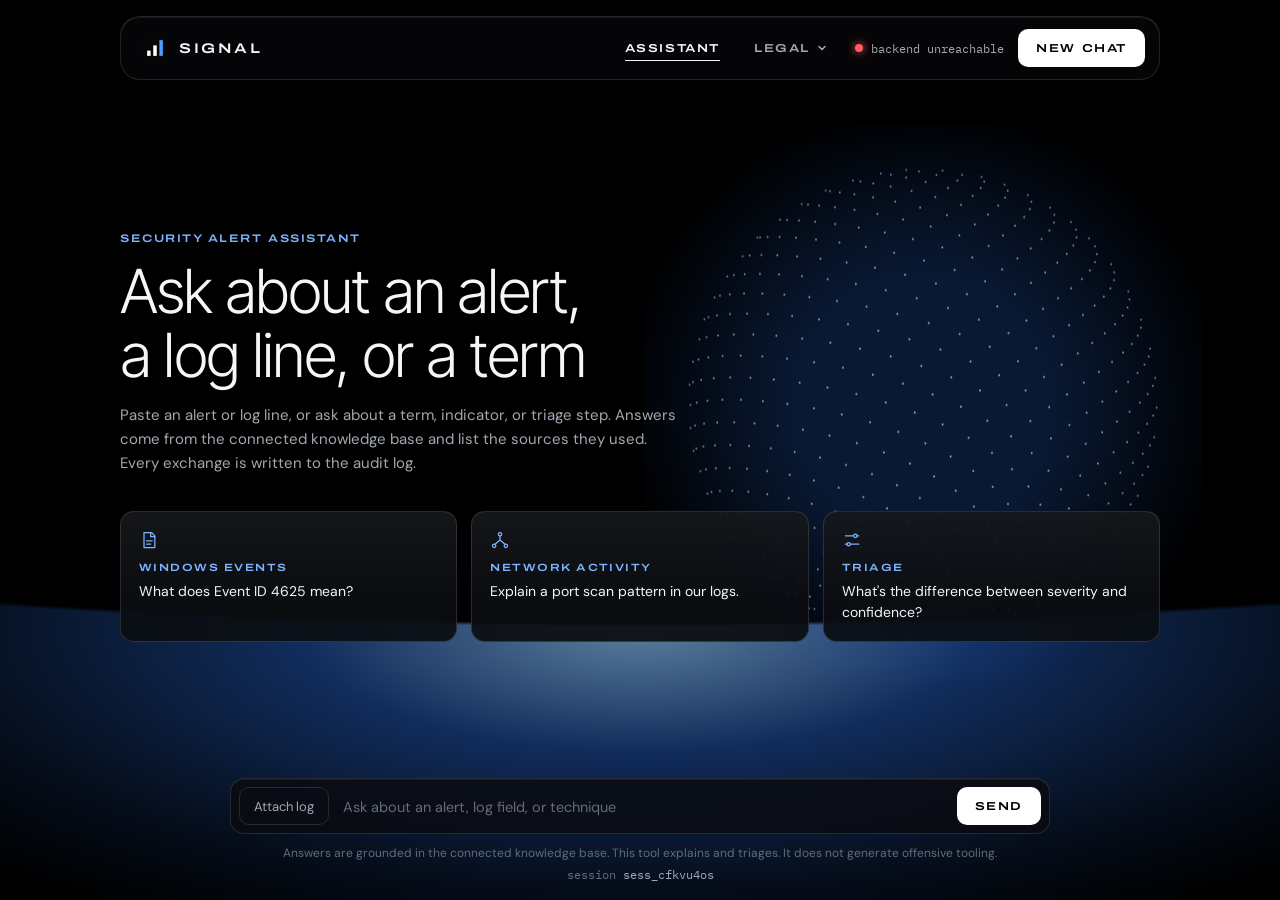
<file: frontend/index.html>
<!DOCTYPE html>
<html lang="en">
<head>
<meta charset="UTF-8" />
<meta name="viewport" content="width=device-width, initial-scale=1.0" />
<title>SIGNAL: Security Alert Assistant</title>
<meta name="description" content="Ask about a security alert, log line, or term and get answers cited from a connected knowledge base." />
<link rel="icon" type="image/svg+xml" href="favicon.svg">
<link rel="preconnect" href="https://fonts.googleapis.com">
<link rel="preconnect" href="https://fonts.gstatic.com" crossorigin>
<link href="https://fonts.googleapis.com/css2?family=Archivo:wdth,wght@100..125,500..700&family=DM+Sans:wght@400;500;600&family=IBM+Plex+Mono:wght@400;500&family=Inter+Tight:wght@300;400;500&display=swap" rel="stylesheet">
<link rel="stylesheet" href="style.css?v=5">
</head>
<body>
<div class="console">

  <div class="nav-wrap">
    <header class="nav" id="nav">
      <a class="brand" href="index.html" aria-label="SIGNAL home">
        <img src="favicon.svg" alt="" width="28" height="28">
        <span class="brand-name">SIGNAL</span>
      </a>

      <nav class="nav-links" aria-label="Main">
        <a href="index.html" class="desk-only active" aria-current="page">Assistant</a>
        <button type="button" class="nav-trigger" id="nav-trigger" aria-expanded="false" aria-controls="nav-panel">
          <span class="desk-only">Legal</span><span class="mob-only">Menu</span>
          <svg class="chev" width="10" height="10" viewBox="0 0 10 10" fill="none" stroke="currentColor" stroke-width="1.6" stroke-linecap="round" stroke-linejoin="round" aria-hidden="true"><path d="M2 3.5 5 6.5 8 3.5"/></svg>
        </button>
      </nav>

      <div class="nav-panel" id="nav-panel" hidden>
        <a class="panel-item mob-only" href="index.html">
          <span class="pi-title">Assistant</span>
          <span class="pi-desc">Ask about an alert, a log line, or a term.</span>
        </a>
        <a class="panel-item" href="privacy.html">
          <span class="pi-title">Privacy policy</span>
          <span class="pi-desc">What is stored when you use SIGNAL, and who processes it.</span>
        </a>
        <a class="panel-item" href="terms.html">
          <span class="pi-title">Terms and conditions</span>
          <span class="pi-desc">Acceptable use, and the limits of the answers.</span>
        </a>
      </div>

      <div class="nav-right">
        <div class="status" id="status-pill">
          <span class="dot" id="conn-dot"></span>
          <span class="mono" id="conn-status">checking backend</span>
        </div>
        <button type="button" class="btn-white" id="new-chat">New chat</button>
      </div>
    </header>
  </div>

  <main class="stage" id="stage">

    <section class="hero" id="hero">
      <div class="globe" aria-hidden="true"><canvas id="globe"></canvas></div>

      <div class="hero-copy">
        <p class="eyebrow">Security alert assistant</p>
        <h1 class="hero-title">Ask about an alert, a log line, or a term</h1>
        <p class="hero-sub">Paste an alert or log line, or ask about a term, indicator, or triage step. Answers come from the connected knowledge base and list the sources they used. Every exchange is written to the audit log.</p>
      </div>

      <div class="cards">
        <button type="button" class="card chip" data-q="What does Event ID 4625 mean?">
          <svg class="card-icon" width="20" height="20" viewBox="0 0 24 24" fill="none" stroke="currentColor" stroke-width="1.5" stroke-linecap="round" stroke-linejoin="round" aria-hidden="true"><path d="M6 3h9l4 4v14H6z"/><path d="M14 3v5h5"/><path d="M9 13h7M9 17h5"/></svg>
          <span class="card-title">Windows events</span>
          <span class="card-text">What does Event ID 4625 mean?</span>
        </button>
        <button type="button" class="card chip" data-q="Explain a port scan pattern in our logs.">
          <svg class="card-icon" width="20" height="20" viewBox="0 0 24 24" fill="none" stroke="currentColor" stroke-width="1.5" stroke-linecap="round" stroke-linejoin="round" aria-hidden="true"><circle cx="12" cy="5" r="2"/><circle cx="5" cy="19" r="2"/><circle cx="19" cy="19" r="2"/><path d="M12 7v5M12 12l-6 5M12 12l6 5"/></svg>
          <span class="card-title">Network activity</span>
          <span class="card-text">Explain a port scan pattern in our logs.</span>
        </button>
        <button type="button" class="card chip" data-q="What's the difference between severity and confidence?">
          <svg class="card-icon" width="20" height="20" viewBox="0 0 24 24" fill="none" stroke="currentColor" stroke-width="1.5" stroke-linecap="round" stroke-linejoin="round" aria-hidden="true"><path d="M4 7h10M18 7h2M4 17h2M10 17h10"/><circle cx="16" cy="7" r="2"/><circle cx="8" cy="17" r="2"/></svg>
          <span class="card-title">Triage</span>
          <span class="card-text">What's the difference between severity and confidence?</span>
        </button>
      </div>
    </section>

    <div class="transcript" id="transcript" aria-live="polite"></div>

  </main>

  <div class="dock">
    <form class="composer" id="composer">
      <div class="log-context-wrap" id="log-context-wrap" hidden>
        <textarea id="log-context" class="mono" placeholder="Paste the raw alert, log line, or event fields here" rows="4" aria-label="Alert or log text"></textarea>
      </div>
      <div class="composer-bar">
        <button type="button" id="toggle-log" class="btn-ghost" aria-controls="log-context-wrap">Attach log</button>
        <textarea id="message" placeholder="Ask about an alert, log field, or technique" rows="1" aria-label="Message"></textarea>
        <button type="submit" id="send-btn" class="btn-white">Send</button>
      </div>
    </form>
    <p class="foot">
      <span>Answers are grounded in the connected knowledge base. This tool explains and triages. It does not generate offensive tooling.</span>
      <span class="mono">session <span id="session-id-display"></span></span>
    </p>
  </div>

</div>
<script src="app.js?v=6"></script>
</body>
</html>
</file>
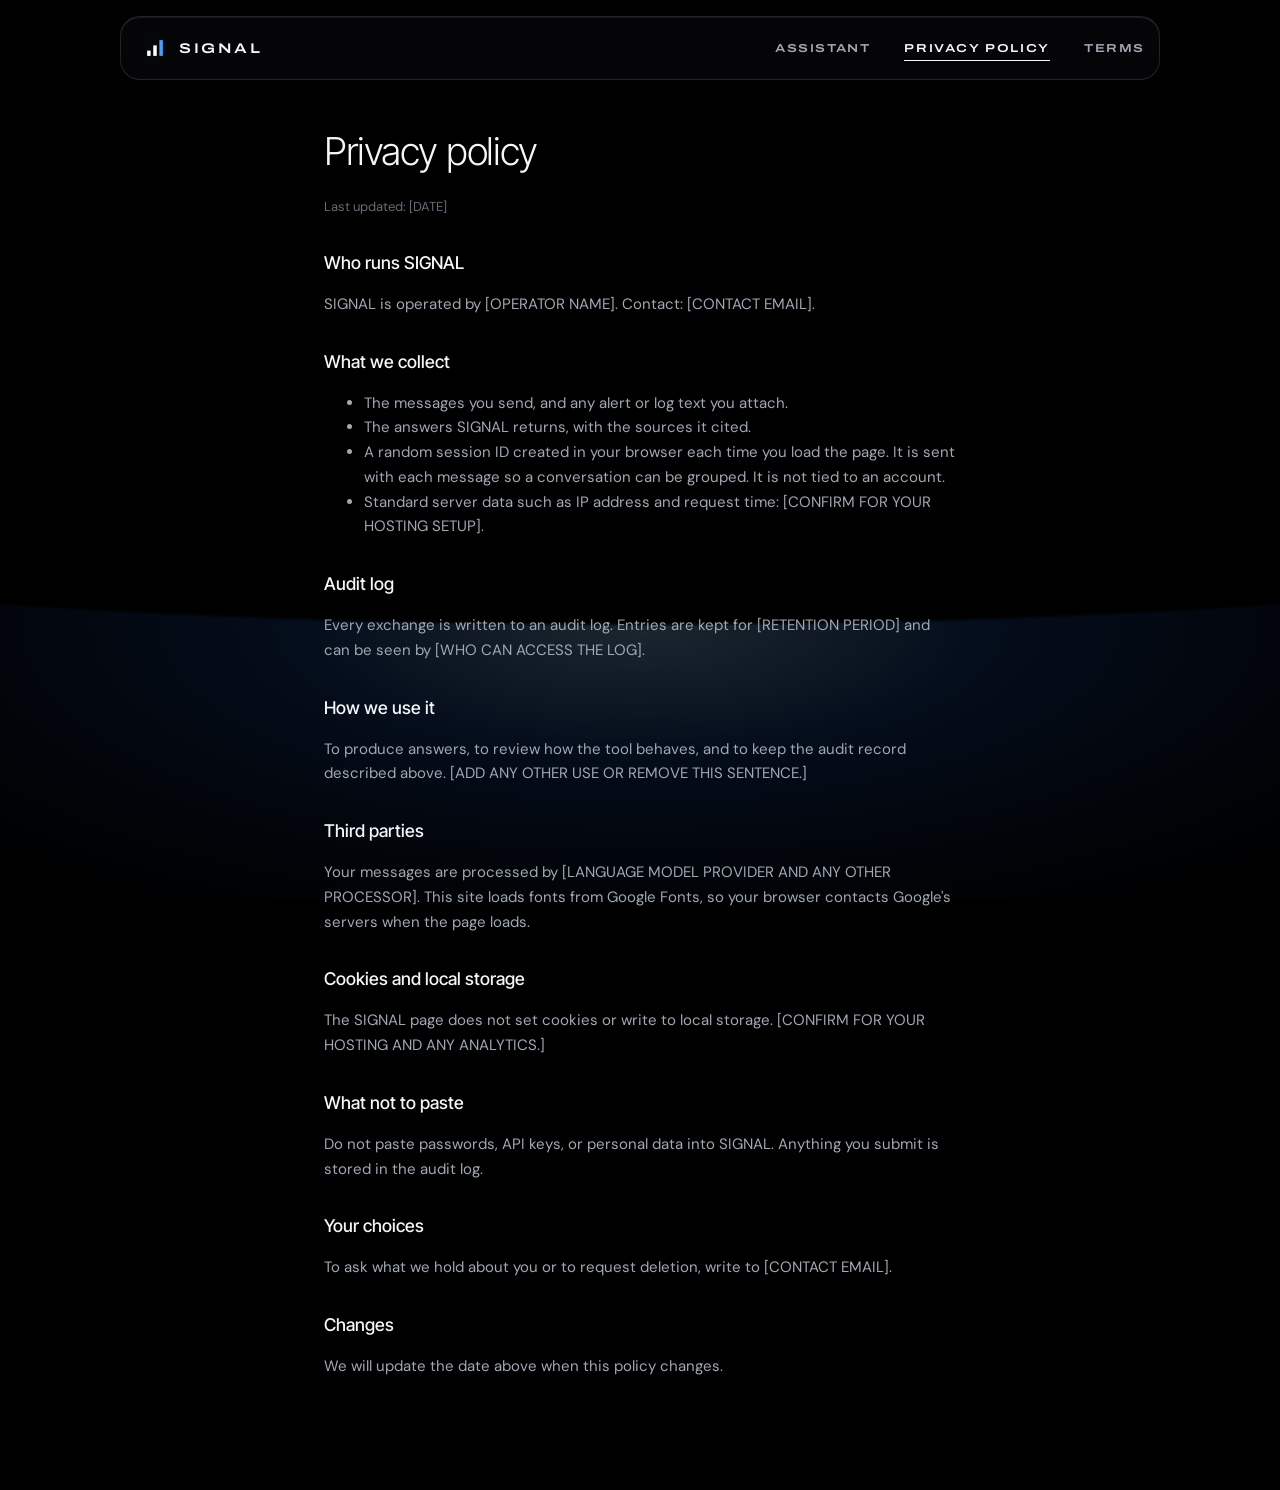
<file: frontend/privacy.html>
<!DOCTYPE html>
<html lang="en">
<head>
<meta charset="UTF-8" />
<meta name="viewport" content="width=device-width, initial-scale=1.0" />
<title>Privacy policy | SIGNAL</title>
<link rel="icon" type="image/svg+xml" href="favicon.svg">
<link rel="preconnect" href="https://fonts.googleapis.com">
<link rel="preconnect" href="https://fonts.gstatic.com" crossorigin>
<link href="https://fonts.googleapis.com/css2?family=Archivo:wdth,wght@100..125,500..700&family=DM+Sans:wght@400;500;600&family=IBM+Plex+Mono:wght@400;500&family=Inter+Tight:wght@300;400;500&display=swap" rel="stylesheet">
<link rel="stylesheet" href="style.css?v=5">
</head>
<body class="doc-page">
<div class="nav-wrap">
  <header class="nav">
    <a class="brand" href="index.html" aria-label="SIGNAL home">
      <img src="favicon.svg" alt="" width="28" height="28">
      <span class="brand-name">SIGNAL</span>
    </a>
    <nav class="nav-links simple" aria-label="Main">
      <a href="index.html">Assistant</a>
      <a href="privacy.html" class="active" aria-current="page">Privacy policy</a>
      <a href="terms.html">Terms</a>
    </nav>
  </header>
</div>
<main class="doc">
<h1>Privacy policy</h1>
<p class="updated">Last updated: [DATE]</p>

<h2>Who runs SIGNAL</h2>
<p>SIGNAL is operated by [OPERATOR NAME]. Contact: [CONTACT EMAIL].</p>

<h2>What we collect</h2>
<ul>
<li>The messages you send, and any alert or log text you attach.</li>
<li>The answers SIGNAL returns, with the sources it cited.</li>
<li>A random session ID created in your browser each time you load the page. It is sent with each message so a conversation can be grouped. It is not tied to an account.</li>
<li>Standard server data such as IP address and request time: [CONFIRM FOR YOUR HOSTING SETUP].</li>
</ul>

<h2>Audit log</h2>
<p>Every exchange is written to an audit log. Entries are kept for [RETENTION PERIOD] and can be seen by [WHO CAN ACCESS THE LOG].</p>

<h2>How we use it</h2>
<p>To produce answers, to review how the tool behaves, and to keep the audit record described above. [ADD ANY OTHER USE OR REMOVE THIS SENTENCE.]</p>

<h2>Third parties</h2>
<p>Your messages are processed by [LANGUAGE MODEL PROVIDER AND ANY OTHER PROCESSOR]. This site loads fonts from Google Fonts, so your browser contacts Google's servers when the page loads.</p>

<h2>Cookies and local storage</h2>
<p>The SIGNAL page does not set cookies or write to local storage. [CONFIRM FOR YOUR HOSTING AND ANY ANALYTICS.]</p>

<h2>What not to paste</h2>
<p>Do not paste passwords, API keys, or personal data into SIGNAL. Anything you submit is stored in the audit log.</p>

<h2>Your choices</h2>
<p>To ask what we hold about you or to request deletion, write to [CONTACT EMAIL].</p>

<h2>Changes</h2>
<p>We will update the date above when this policy changes.</p>
</main>
</body>
</html>
</file>
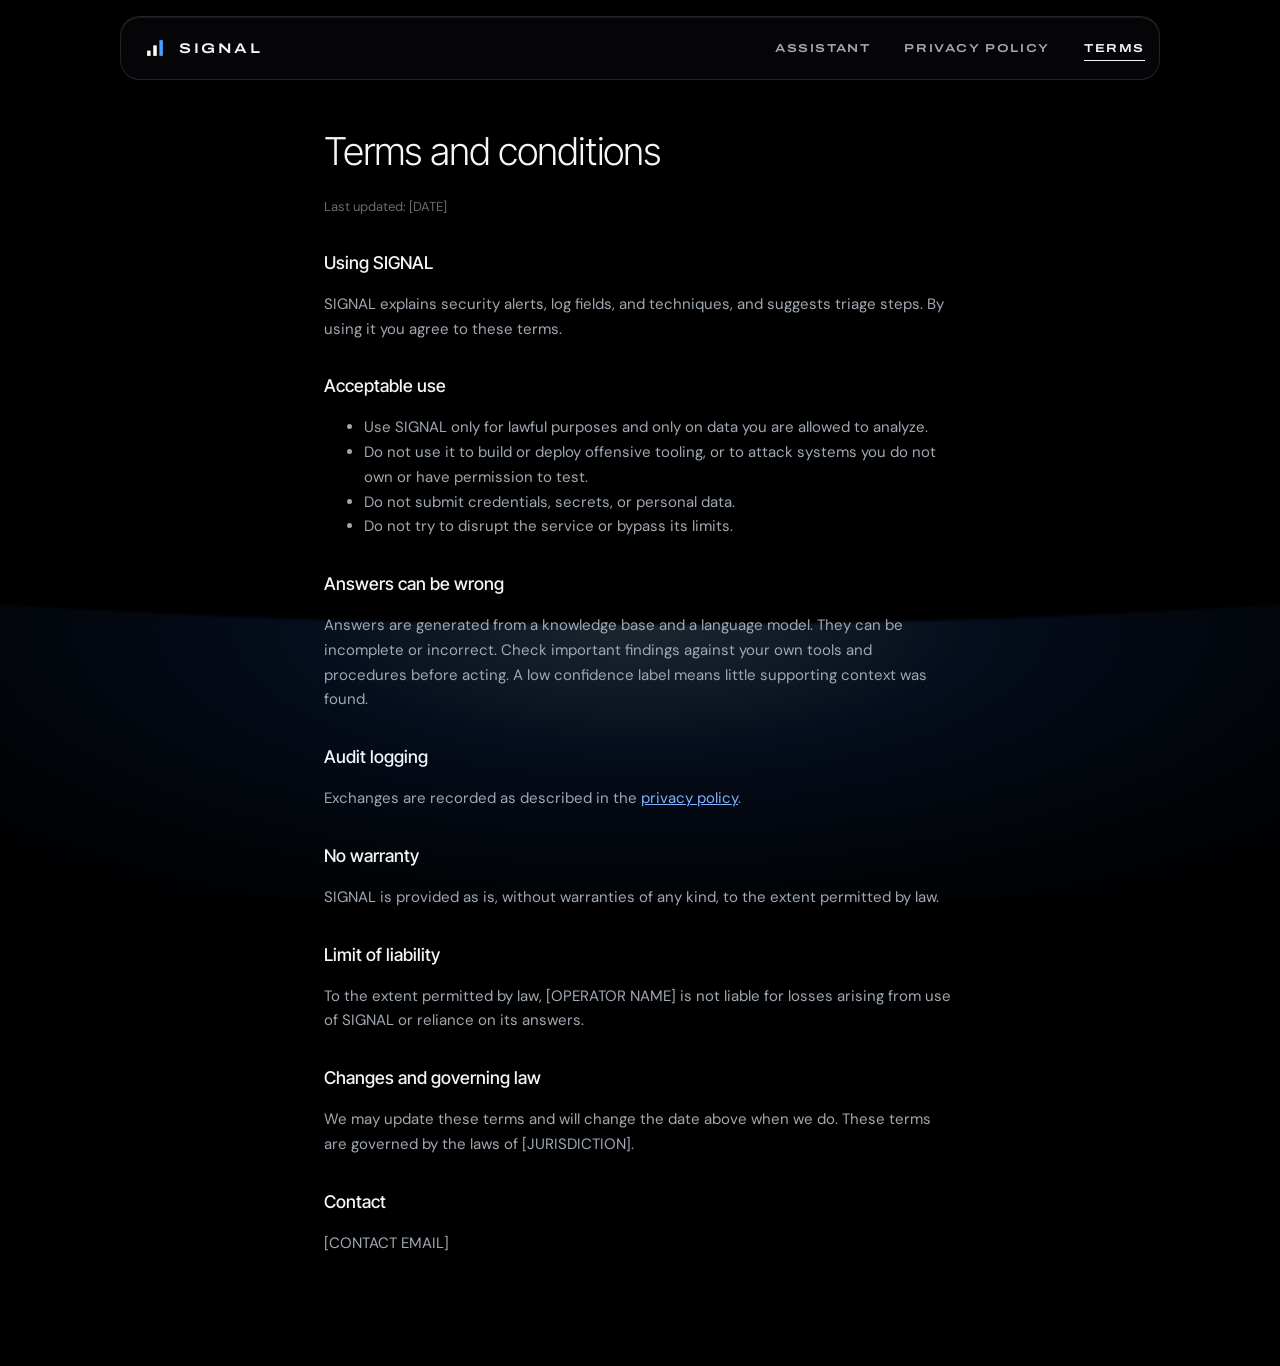
<file: frontend/terms.html>
<!DOCTYPE html>
<html lang="en">
<head>
<meta charset="UTF-8" />
<meta name="viewport" content="width=device-width, initial-scale=1.0" />
<title>Terms and conditions | SIGNAL</title>
<link rel="icon" type="image/svg+xml" href="favicon.svg">
<link rel="preconnect" href="https://fonts.googleapis.com">
<link rel="preconnect" href="https://fonts.gstatic.com" crossorigin>
<link href="https://fonts.googleapis.com/css2?family=Archivo:wdth,wght@100..125,500..700&family=DM+Sans:wght@400;500;600&family=IBM+Plex+Mono:wght@400;500&family=Inter+Tight:wght@300;400;500&display=swap" rel="stylesheet">
<link rel="stylesheet" href="style.css?v=5">
</head>
<body class="doc-page">
<div class="nav-wrap">
  <header class="nav">
    <a class="brand" href="index.html" aria-label="SIGNAL home">
      <img src="favicon.svg" alt="" width="28" height="28">
      <span class="brand-name">SIGNAL</span>
    </a>
    <nav class="nav-links simple" aria-label="Main">
      <a href="index.html">Assistant</a>
      <a href="privacy.html">Privacy policy</a>
      <a href="terms.html" class="active" aria-current="page">Terms</a>
    </nav>
  </header>
</div>
<main class="doc">
<h1>Terms and conditions</h1>
<p class="updated">Last updated: [DATE]</p>

<h2>Using SIGNAL</h2>
<p>SIGNAL explains security alerts, log fields, and techniques, and suggests triage steps. By using it you agree to these terms.</p>

<h2>Acceptable use</h2>
<ul>
<li>Use SIGNAL only for lawful purposes and only on data you are allowed to analyze.</li>
<li>Do not use it to build or deploy offensive tooling, or to attack systems you do not own or have permission to test.</li>
<li>Do not submit credentials, secrets, or personal data.</li>
<li>Do not try to disrupt the service or bypass its limits.</li>
</ul>

<h2>Answers can be wrong</h2>
<p>Answers are generated from a knowledge base and a language model. They can be incomplete or incorrect. Check important findings against your own tools and procedures before acting. A low confidence label means little supporting context was found.</p>

<h2>Audit logging</h2>
<p>Exchanges are recorded as described in the <a href="privacy.html">privacy policy</a>.</p>

<h2>No warranty</h2>
<p>SIGNAL is provided as is, without warranties of any kind, to the extent permitted by law.</p>

<h2>Limit of liability</h2>
<p>To the extent permitted by law, [OPERATOR NAME] is not liable for losses arising from use of SIGNAL or reliance on its answers.</p>

<h2>Changes and governing law</h2>
<p>We may update these terms and will change the date above when we do. These terms are governed by the laws of [JURISDICTION].</p>

<h2>Contact</h2>
<p>[CONTACT EMAIL]</p>
</main>
</body>
</html>
</file>
<file: frontend/style.css>
:root {
  --bg: #000000;
  --card: rgba(255,255,255,0.03);
  --card-2: rgba(255,255,255,0.055);
  --border: rgba(255,255,255,0.12);
  --border-strong: rgba(255,255,255,0.28);
  --text: #f4f6f8;
  --text-dim: #a0a8b2;
  --text-faint: #646c76;
  --blue: #2f7cff;
  --blue-soft: #7db3ff;
  --ok: #3ddc97;
  --warn: #f2b24a;
  --crit: #ff5d5d;
  --font-display: 'Inter Tight', 'DM Sans', -apple-system, 'Segoe UI', sans-serif;
  --font-label: 'Archivo', 'DM Sans', -apple-system, 'Segoe UI', sans-serif;
  --font-sans: 'DM Sans', -apple-system, 'Segoe UI', sans-serif;
  --font-mono: 'IBM Plex Mono', ui-monospace, Menlo, monospace;
}
* { box-sizing: border-box; }
html, body { height: 100%; margin: 0; background: var(--bg); color: var(--text); font-family: var(--font-sans); }
.mono { font-family: var(--font-mono); }
a { color: var(--blue-soft); }
:focus-visible { outline: 2px solid var(--blue-soft); outline-offset: 2px; }

/* Shared label style: wide, spaced, uppercase */
.label, .nav-links a, .nav-trigger, .btn-white, .eyebrow, .card-title, .entry-meta .tag, .brand-name {
  font-family: var(--font-label);
  font-stretch: 125%;
  font-weight: 600;
  letter-spacing: 0.14em;
  text-transform: uppercase;
}

/* Blue light rising from below a dark horizon, on every page */
body::before {
  content: "";
  position: fixed; left: 50%; bottom: 0; z-index: 0; pointer-events: none;
  width: 170vw; height: 46vh; transform: translateX(-50%);
  background:
    radial-gradient(ellipse 52% 100% at 50% 34%, rgba(150,205,255,0.62) 0%, rgba(47,124,255,0.36) 30%, rgba(47,124,255,0.11) 62%, rgba(47,124,255,0) 82%);
  -webkit-mask-image: radial-gradient(ellipse 74% 60% at 50% -26%, transparent 98.4%, #000 100%);
  mask-image: radial-gradient(ellipse 74% 60% at 50% -26%, transparent 98.4%, #000 100%);
}

.console { position: relative; z-index: 1; height: 100vh; height: 100dvh; display: flex; flex-direction: column; }

/* Floating glass navigation */
.nav-wrap { flex: none; padding: 16px 20px 0; position: relative; z-index: 5; }
.nav { position: relative; max-width: 1040px; margin: 0 auto; height: 64px; display: flex; align-items: center; gap: 24px; padding: 0 14px 0 20px; border-radius: 20px; border: 1px solid var(--border); background: rgba(8,9,11,0.66); backdrop-filter: blur(18px); -webkit-backdrop-filter: blur(18px); box-shadow: inset 0 1px 0 rgba(255,255,255,0.08), 0 14px 40px rgba(0,0,0,0.5); }
.brand { display: flex; align-items: center; gap: 10px; text-decoration: none; color: var(--text); }
.brand img { display: block; }
.brand-name { font-size: 14px; letter-spacing: 0.18em; }
.nav-links { display: flex; align-items: center; gap: 34px; margin-left: auto; }
.nav-links a, .nav-trigger { font-size: 11.5px; text-decoration: none; color: var(--text-dim); padding: 6px 0; border: 0; border-bottom: 1px solid transparent; background: none; cursor: pointer; transition: color .15s, border-color .15s; }
.nav-links a:hover, .nav-trigger:hover, .nav-trigger[aria-expanded="true"] { color: var(--text); }
.nav-links a.active { color: var(--text); border-bottom-color: var(--text); }
.nav-trigger { display: inline-flex; align-items: center; gap: 7px; }
.nav-trigger .chev { transition: transform .18s; }
.nav-trigger[aria-expanded="true"] .chev { transform: rotate(180deg); }
.nav-right { display: flex; align-items: center; gap: 14px; margin-left: 4px; }
.status { display: flex; align-items: center; gap: 8px; font-size: 12px; color: var(--text-dim); }
.dot { width: 8px; height: 8px; border-radius: 50%; background: var(--text-faint); }
.dot.online { background: var(--ok); animation: pulse 2.4s ease-out infinite; }
.dot.offline { background: var(--crit); box-shadow: 0 0 8px var(--crit); }
@keyframes pulse { 0% { box-shadow: 0 0 0 0 rgba(61,220,151,0.55); } 70%, 100% { box-shadow: 0 0 0 7px rgba(61,220,151,0); } }

/* Dropdown panel: title plus one line per item */
.nav-panel { position: absolute; top: calc(100% + 8px); right: 0; width: min(380px, 100%); display: flex; flex-direction: column; gap: 2px; padding: 8px; border-radius: 16px; border: 1px solid var(--border); background: #0a0b0e; box-shadow: inset 0 1px 0 rgba(255,255,255,0.08), 0 20px 50px rgba(0,0,0,0.6); animation: drop .16s ease-out; }
.nav-panel[hidden] { display: none; }
@keyframes drop { from { opacity: 0; transform: translateY(-4px); } to { opacity: 1; transform: none; } }
.panel-item { display: flex; flex-direction: column; gap: 3px; padding: 12px 14px; border-radius: 10px; text-decoration: none; color: var(--text); transition: background .15s; }
.panel-item:hover, .panel-item:focus-visible { background: rgba(255,255,255,0.06); }
.pi-title { font-family: var(--font-display); font-weight: 400; font-size: 15px; }
.pi-desc { font-size: 13px; line-height: 1.45; color: var(--text-dim); }
.mob-only { display: none; }

/* Buttons: rounded rectangles, never pills */
.btn-white { height: 38px; padding: 0 18px; border: none; border-radius: 10px; background: #fff; color: #000; font-size: 11.5px; cursor: pointer; transition: box-shadow .15s, opacity .15s; }
.btn-white:hover { box-shadow: 0 0 22px rgba(125,179,255,0.45); }
.btn-white:disabled { opacity: 0.4; cursor: not-allowed; box-shadow: none; }
.btn-ghost { flex: none; height: 38px; padding: 0 14px; border-radius: 10px; border: 1px solid var(--border); background: transparent; color: var(--text-dim); font-family: var(--font-sans); font-size: 13px; cursor: pointer; transition: color .15s, border-color .15s; }
.btn-ghost:hover { color: var(--text); border-color: var(--border-strong); }

/* Stage: hero or transcript */
.stage { flex: 1; min-height: 0; overflow-y: auto; display: flex; flex-direction: column; padding: 28px 20px 12px; -webkit-mask-image: linear-gradient(transparent, #000 22px, #000 calc(100% - 14px), transparent); mask-image: linear-gradient(transparent, #000 22px, #000 calc(100% - 14px), transparent); }
.hero { position: relative; margin: auto; width: 100%; max-width: 1040px; display: flex; flex-direction: column; align-items: flex-start; gap: clamp(18px, 4vh, 36px); }
.hero-copy { position: relative; z-index: 1; max-width: 680px; display: flex; flex-direction: column; gap: 16px; }
.eyebrow { margin: 0; font-size: 11px; color: var(--blue-soft); }
.hero-title { font-family: var(--font-display); font-weight: 300; font-size: clamp(2rem, min(5vw, 8vh), 3.8rem); line-height: 1.04; letter-spacing: -0.03em; margin: 0; text-wrap: balance; }
.hero-sub { font-size: 15px; line-height: 1.6; color: var(--text-dim); margin: 0; max-width: 56ch; }

.globe { position: absolute; z-index: 0; right: -4%; top: 50%; width: clamp(260px, 62vh, 560px); aspect-ratio: 1; transform: translateY(-56%); }
.globe canvas { width: 100%; height: 100%; display: block; }

.cards { position: relative; z-index: 1; display: grid; grid-template-columns: repeat(3, 1fr); gap: 14px; width: 100%; }
.card { position: relative; text-align: left; display: flex; flex-direction: column; gap: 8px; padding: 18px; border-radius: 14px; border: 1px solid var(--border); background: linear-gradient(180deg, rgba(255,255,255,0.06), rgba(255,255,255,0.02) 70%), rgba(6,8,12,0.92); color: var(--text); font-family: var(--font-sans); cursor: pointer; transition: border-color .2s, box-shadow .2s, transform .2s; }
.card:hover { border-color: rgba(125,179,255,0.55); box-shadow: 0 0 30px rgba(47,124,255,0.2); transform: translateY(-2px); }
.card-icon { color: var(--blue-soft); margin-bottom: 4px; }
.card-title { font-size: 10.5px; color: var(--blue-soft); }
.card-text { font-size: 14px; line-height: 1.5; color: var(--text); }
.console.started .hero { display: none; }

/* Transcript */
.transcript { display: none; flex-direction: column; gap: 18px; width: 100%; max-width: 780px; margin: 0 auto; padding-bottom: 8px; }
.console.started .transcript { display: flex; }
.entry { max-width: 100%; animation: rise .28s ease-out; }
@keyframes rise { from { opacity: 0; transform: translateY(6px); } to { opacity: 1; transform: none; } }
.entry.analyst { align-self: flex-end; max-width: 620px; }
.entry-meta { display: flex; align-items: baseline; gap: 10px; margin-bottom: 6px; }
.entry-meta .tag { font-size: 10.5px; color: var(--text-dim); }
.entry-meta .time { font-family: var(--font-mono); font-size: 11px; color: var(--text-faint); }
.entry.analyst .entry-meta { justify-content: flex-end; }
.entry.analyst .entry-meta .tag { color: var(--blue-soft); }
.entry-body { font-size: 14.5px; line-height: 1.65; white-space: pre-wrap; padding: 14px 18px; border-radius: 14px; border: 1px solid var(--border); background: linear-gradient(180deg, var(--card-2), var(--card)), rgba(6,8,12,0.7); box-shadow: inset 0 1px 0 rgba(255,255,255,0.05); }
.entry.analyst .entry-body { background: rgba(47,124,255,0.10); border-color: rgba(47,124,255,0.32); }
.entry.system .entry-body { color: var(--text-dim); font-size: 13px; background: transparent; border-style: dashed; }

.thinking-row { display: flex; align-items: center; gap: 12px; padding: 6px 2px; }
.bars { display: flex; align-items: flex-end; gap: 3px; height: 16px; }
.bars i { width: 3px; height: 5px; border-radius: 1px; background: var(--blue-soft); animation: bar 1s ease-in-out infinite; }
.bars i:nth-child(2) { animation-delay: .15s; }
.bars i:nth-child(3) { animation-delay: .3s; }
@keyframes bar { 0%, 100% { height: 5px; opacity: .5; } 50% { height: 16px; opacity: 1; } }
.shimmer { font-size: 13.5px; color: transparent; background: linear-gradient(90deg, var(--text-faint) 30%, var(--text) 50%, var(--text-faint) 70%) 0 0 / 220% 100%; -webkit-background-clip: text; background-clip: text; animation: shimmer 1.8s linear infinite; }
@keyframes shimmer { from { background-position: 120% 0; } to { background-position: -120% 0; } }

.entry-flag, .entry-ungrounded { margin-top: 8px; margin-right: 6px; display: inline-block; font-size: 12px; line-height: 1.4; border-radius: 6px; padding: 3px 9px; border: 1px solid; }
.entry-flag { color: var(--crit); border-color: var(--crit); }
.entry-ungrounded { color: var(--warn); border-color: var(--warn); }
.citations { margin-top: 8px; display: flex; flex-wrap: wrap; gap: 6px; }
.citation { font-family: var(--font-mono); font-size: 11px; color: var(--blue-soft); border: 1px solid rgba(125,179,255,0.35); border-radius: 6px; padding: 3px 8px; cursor: default; }
.log-line { font-family: var(--font-mono); font-size: 12.5px; background: rgba(0,0,0,0.5); border: 1px solid var(--border); border-left: 2px solid var(--blue); border-radius: 10px; padding: 10px 12px; margin-top: 8px; white-space: pre-wrap; color: var(--text-dim); }

/* Composer dock */
.dock { flex: none; padding: 0 20px 16px; }
.composer { max-width: 820px; margin: 0 auto; }
.log-context-wrap { margin-bottom: 10px; }
.composer-bar { display: flex; align-items: flex-end; gap: 10px; padding: 8px; border-radius: 14px; background: rgba(10,11,14,0.8); border: 1px solid var(--border); backdrop-filter: blur(16px); -webkit-backdrop-filter: blur(16px); box-shadow: inset 0 1px 0 rgba(255,255,255,0.06); transition: border-color .15s, box-shadow .15s; }
.composer-bar:focus-within { border-color: rgba(125,179,255,0.55); box-shadow: 0 0 0 3px rgba(47,124,255,0.12), 0 0 30px rgba(47,124,255,0.18); }
textarea { background: transparent; border: none; color: var(--text); padding: 9px 4px; font-family: var(--font-sans); font-size: 14.5px; resize: none; outline: none; }
textarea:focus-visible { outline: none; }
textarea::placeholder { color: var(--text-faint); }
#log-context { width: 100%; font-family: var(--font-mono); font-size: 12.5px; background: rgba(0,0,0,0.7); border: 1px solid var(--border); border-radius: 12px; padding: 12px 14px; }
#message { flex: 1; min-width: 0; max-height: 140px; }
.foot { max-width: 820px; margin: 10px auto 0; display: flex; flex-wrap: wrap; justify-content: center; gap: 4px 16px; font-size: 12px; line-height: 1.5; color: var(--text-faint); text-align: center; }
#session-id-display { color: var(--text-dim); }

.stage::-webkit-scrollbar { width: 8px; }
.stage::-webkit-scrollbar-thumb { background: var(--border); border-radius: 4px; }

/* Legal pages */
body.doc-page::before { opacity: 0.3; }
.nav-wrap.static { position: relative; }
.nav-links.simple { margin-left: auto; }
.doc { position: relative; z-index: 1; max-width: 68ch; margin: 0 auto; padding: 40px 24px 96px; line-height: 1.65; font-size: 15px; }
.doc h1 { font-family: var(--font-display); font-weight: 300; font-size: 2.4rem; margin: 0 0 6px; letter-spacing: -0.03em; }
.doc h2 { font-family: var(--font-display); font-weight: 500; font-size: 1.1rem; margin: 30px 0 8px; }
.doc p, .doc li { color: var(--text-dim); }
.doc .updated { color: var(--text-faint); font-size: 13px; margin-bottom: 24px; }

@media (max-width: 1000px) {
  .globe { opacity: 0.5; right: -14%; }
}
@media (max-width: 820px) {
  .desk-only, .status { display: none; }
  .mob-only { display: flex; }
  .nav-trigger .mob-only { display: inline; }
  .nav { justify-content: space-between; height: 58px; }
  .nav-links { margin-left: auto; }
  .nav-right { margin-left: 0; }
  .nav-links.simple .desk-only { display: inline; }
  .cards { grid-template-columns: 1fr; gap: 10px; }
  .card { padding: 14px 16px; }
  .card-icon { display: none; }
  .hero-title { font-size: clamp(1.9rem, 8vw, 2.6rem); }
}
@media (max-width: 700px) {
  .globe { display: none; }
}
@media (max-width: 520px) {
  .nav-wrap { padding: 10px 12px 0; }
  .stage { padding: 20px 14px 10px; }
  .dock { padding: 0 12px 12px; }
  .foot span.mono { display: none; }
  .composer-bar { flex-wrap: wrap; }
  #message { order: -1; flex: 1 0 100%; padding: 8px 6px; }
  #send-btn { margin-left: auto; }
  .nav-links.simple { gap: 16px; }
  .nav-links.simple a { font-size: 10px; letter-spacing: 0.1em; }
  .brand-name { display: none; }
}
@media (max-height: 700px) {
  .hero-sub { font-size: 14px; line-height: 1.5; }
  .hero-copy { gap: 10px; }
  .card { padding: 14px 16px; gap: 6px; }
  .card-icon { display: none; }
}
@media (prefers-reduced-motion: reduce) {
  *, *::before, *::after { animation: none !important; transition: none !important; }
}
</file>
